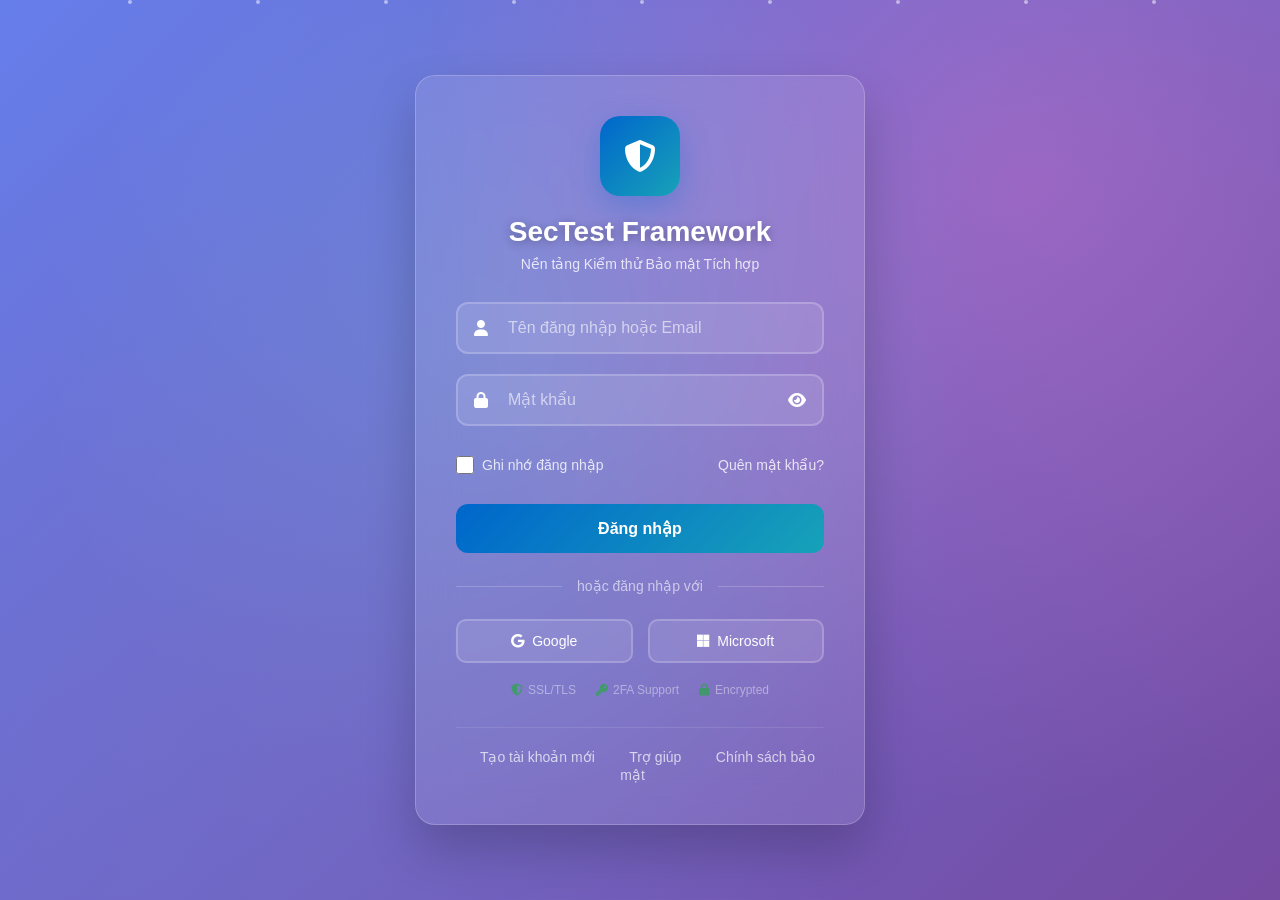
<file: login.html>
<!DOCTYPE html>
<html lang="vi">
  <head>
    <meta charset="UTF-8" />
    <meta name="viewport" content="width=device-width, initial-scale=1.0" />
    <title>SecTest Framework - Đăng nhập</title>
    <link
      href="https://cdnjs.cloudflare.com/ajax/libs/font-awesome/6.4.0/css/all.min.css"
      rel="stylesheet"
    />
    <link rel="stylesheet" href="css/login.css" />
  </head>
  <body>
    <!-- Floating particles -->
    <div class="particles">
      <div class="particle"></div>
      <div class="particle"></div>
      <div class="particle"></div>
      <div class="particle"></div>
      <div class="particle"></div>
      <div class="particle"></div>
      <div class="particle"></div>
      <div class="particle"></div>
      <div class="particle"></div>
    </div>

    <div class="login-container">
      <div class="login-card">
        <div class="login-header">
          <div class="brand-logo">
            <i class="fas fa-shield-alt"></i>
          </div>
          <div class="brand-title">SecTest Framework</div>
          <div class="brand-subtitle">Nền tảng Kiểm thử Bảo mật Tích hợp</div>
        </div>

        <div class="alert error" id="errorAlert">
          <i class="fas fa-exclamation-circle"></i>
          <span id="errorMessage"></span>
        </div>

        <div class="alert success" id="successAlert">
          <i class="fas fa-check-circle"></i>
          <span id="successMessage"></span>
        </div>

        <form class="login-form" id="loginForm">
          <div class="form-group">
            <i class="form-icon fas fa-user"></i>
            <input
              type="text"
              class="form-input"
              id="username"
              placeholder="Tên đăng nhập hoặc Email"
              required
              autocomplete="username"
            />
          </div>

          <div class="form-group">
            <i class="form-icon fas fa-lock"></i>
            <input
              type="password"
              class="form-input"
              id="password"
              placeholder="Mật khẩu"
              required
              autocomplete="current-password"
            />
            <i class="password-toggle fas fa-eye" id="togglePassword"></i>
          </div>

          <div class="form-options">
            <label class="remember-me">
              <input type="checkbox" id="rememberMe" />
              <span>Ghi nhớ đăng nhập</span>
            </label>
            <a href="#" class="forgot-password" onclick="showForgotPassword()"
              >Quên mật khẩu?</a
            >
          </div>

          <button type="submit" class="login-btn" id="loginBtn">
            <span>Đăng nhập</span>
          </button>
        </form>

        <div class="divider">
          <span>hoặc đăng nhập với</span>
        </div>

        <div class="social-login">
          <a href="#" class="social-btn" onclick="socialLogin('google')">
            <i class="fab fa-google"></i>
            Google
          </a>
          <a href="#" class="social-btn" onclick="socialLogin('microsoft')">
            <i class="fab fa-microsoft"></i>
            Microsoft
          </a>
        </div>

        <div class="security-indicators">
          <div class="security-item">
            <i class="fas fa-shield-alt"></i>
            <span>SSL/TLS</span>
          </div>
          <div class="security-item">
            <i class="fas fa-key"></i>
            <span>2FA Support</span>
          </div>
          <div class="security-item">
            <i class="fas fa-lock"></i>
            <span>Encrypted</span>
          </div>
        </div>

        <div class="footer-links">
          <a href="#" onclick="showRegister()">Tạo tài khoản mới</a>
          <a href="#" onclick="showHelp()">Trợ giúp</a>
          <a href="#" onclick="showPrivacy()">Chính sách bảo mật</a>
        </div>
      </div>
    </div>

    <script src="js/login.js"></script>
  </body>
</html>
</file>
<file: css/login.css>
* {
  margin: 0;
  padding: 0;
  box-sizing: border-box;
}

:root {
  --primary: #0066cc;
  --primary-dark: #004499;
  --secondary: #6c757d;
  --success: #28a745;
  --danger: #dc3545;
  --warning: #ffc107;
  --info: #17a2b8;
  --light: #f8f9fa;
  --dark: #1a1a1a;
  --bg-dark: #121212;
  --bg-darker: #0d1117;
  --text-light: #e4e6ea;
  --text-muted: #8b949e;
  --border-dark: #30363d;
  --glass-bg: rgba(255, 255, 255, 0.05);
  --glass-border: rgba(255, 255, 255, 0.1);
}

body {
  font-family: "Segoe UI", Tahoma, Geneva, Verdana, sans-serif;
  background: linear-gradient(135deg, #667eea 0%, #764ba2 100%);
  min-height: 100vh;
  display: flex;
  align-items: center;
  justify-content: center;
  position: relative;
  overflow: hidden;
}

/* Animated Background */
body::before {
  content: "";
  position: absolute;
  top: 0;
  left: 0;
  right: 0;
  bottom: 0;
  background: radial-gradient(
      circle at 20% 80%,
      rgba(120, 119, 198, 0.3) 0%,
      transparent 50%
    ),
    radial-gradient(
      circle at 80% 20%,
      rgba(255, 119, 198, 0.3) 0%,
      transparent 50%
    ),
    radial-gradient(
      circle at 40% 40%,
      rgba(120, 219, 226, 0.2) 0%,
      transparent 50%
    );
  animation: backgroundShift 10s ease-in-out infinite alternate;
}

@keyframes backgroundShift {
  0% {
    opacity: 0.5;
  }
  100% {
    opacity: 0.8;
  }
}

/* Floating particles */
.particles {
  position: absolute;
  width: 100%;
  height: 100%;
  overflow: hidden;
  z-index: 1;
}

.particle {
  position: absolute;
  width: 4px;
  height: 4px;
  background: rgba(255, 255, 255, 0.5);
  border-radius: 50%;
  animation: float 6s ease-in-out infinite;
}

.particle:nth-child(1) {
  left: 10%;
  animation-delay: 0s;
}
.particle:nth-child(2) {
  left: 20%;
  animation-delay: 1s;
}
.particle:nth-child(3) {
  left: 30%;
  animation-delay: 2s;
}
.particle:nth-child(4) {
  left: 40%;
  animation-delay: 3s;
}
.particle:nth-child(5) {
  left: 50%;
  animation-delay: 4s;
}
.particle:nth-child(6) {
  left: 60%;
  animation-delay: 5s;
}
.particle:nth-child(7) {
  left: 70%;
  animation-delay: 2s;
}
.particle:nth-child(8) {
  left: 80%;
  animation-delay: 1s;
}
.particle:nth-child(9) {
  left: 90%;
  animation-delay: 3s;
}

@keyframes float {
  0%,
  100% {
    transform: translateY(100vh) rotate(0deg);
    opacity: 0;
  }
  10% {
    opacity: 1;
  }
  90% {
    opacity: 1;
  }
  100% {
    transform: translateY(-100px) rotate(360deg);
    opacity: 0;
  }
}

.login-container {
  position: relative;
  z-index: 10;
  width: 100%;
  max-width: 450px;
  margin: 0 20px;
}

.login-card {
  background: rgba(255, 255, 255, 0.1);
  backdrop-filter: blur(20px);
  border: 1px solid rgba(255, 255, 255, 0.2);
  border-radius: 20px;
  padding: 40px;
  box-shadow: 0 25px 50px rgba(0, 0, 0, 0.2);
  animation: slideUp 0.8s ease-out;
}

@keyframes slideUp {
  from {
    opacity: 0;
    transform: translateY(50px);
  }
  to {
    opacity: 1;
    transform: translateY(0);
  }
}

.login-header {
  text-align: center;
  margin-bottom: 30px;
}

.brand-logo {
  width: 80px;
  height: 80px;
  margin: 0 auto 20px;
  background: linear-gradient(135deg, var(--primary), var(--info));
  border-radius: 20px;
  display: flex;
  align-items: center;
  justify-content: center;
  font-size: 32px;
  color: white;
  box-shadow: 0 10px 30px rgba(0, 102, 204, 0.3);
  animation: pulse 2s ease-in-out infinite alternate;
}

@keyframes pulse {
  0% {
    transform: scale(1);
  }
  100% {
    transform: scale(1.05);
  }
}

.brand-title {
  font-size: 28px;
  font-weight: 700;
  color: white;
  margin-bottom: 8px;
  text-shadow: 0 2px 10px rgba(0, 0, 0, 0.3);
}

.brand-subtitle {
  font-size: 14px;
  color: rgba(255, 255, 255, 0.8);
  font-weight: 400;
}

.login-form {
  display: flex;
  flex-direction: column;
  gap: 20px;
}

.form-group {
  position: relative;
}

.form-input {
  width: 100%;
  padding: 15px 20px 15px 50px;
  background: rgba(255, 255, 255, 0.1);
  border: 2px solid rgba(255, 255, 255, 0.2);
  border-radius: 12px;
  color: white;
  font-size: 16px;
  transition: all 0.3s ease;
}

.form-input:focus {
  outline: none;
  border-color: var(--primary);
  background: rgba(255, 255, 255, 0.15);
  box-shadow: 0 0 20px rgba(0, 102, 204, 0.3);
}

.form-input::placeholder {
  color: rgba(255, 255, 255, 0.6);
}

.form-icon {
  position: absolute;
  left: 18px;
  top: 50%;
  transform: translateY(-50%);
  color: rgba(255, 255, 255, 1);
  font-size: 16px;
  z-index: 2;
}

.password-toggle {
  position: absolute;
  right: 18px;
  top: 50%;
  transform: translateY(-50%);
  color: rgba(255, 255, 255, 1);
  cursor: pointer;
  font-size: 16px;
  z-index: 2;
  transition: color 0.3s ease;
}

.password-toggle:hover {
  color: white;
}

.form-options {
  display: flex;
  justify-content: space-between;
  align-items: center;
  margin: 10px 0;
}

.remember-me {
  display: flex;
  align-items: center;
  gap: 8px;
  color: rgba(255, 255, 255, 0.8);
  font-size: 14px;
}

.remember-me input[type="checkbox"] {
  width: 18px;
  height: 18px;
  accent-color: var(--primary);
}

.forgot-password {
  color: rgba(255, 255, 255, 0.8);
  text-decoration: none;
  font-size: 14px;
  transition: color 0.3s ease;
}

.forgot-password:hover {
  color: white;
}

.login-btn {
  padding: 15px;
  background: linear-gradient(135deg, var(--primary), var(--info));
  border: none;
  border-radius: 12px;
  color: white;
  font-size: 16px;
  font-weight: 600;
  cursor: pointer;
  transition: all 0.3s ease;
  position: relative;
  overflow: hidden;
}

.login-btn:hover {
  transform: translateY(-2px);
  box-shadow: 0 10px 30px rgba(0, 102, 204, 0.4);
}

.login-btn:active {
  transform: translateY(0);
}

.login-btn.loading {
  pointer-events: none;
}

.login-btn.loading::after {
  content: "";
  position: absolute;
  top: 50%;
  left: 50%;
  width: 20px;
  height: 20px;
  margin: -10px 0 0 -10px;
  border: 2px solid rgba(255, 255, 255, 0.3);
  border-top: 2px solid white;
  border-radius: 50%;
  animation: spin 1s linear infinite;
}

@keyframes spin {
  0% {
    transform: rotate(0deg);
  }
  100% {
    transform: rotate(360deg);
  }
}

.divider {
  display: flex;
  align-items: center;
  margin: 25px 0;
  color: rgba(255, 255, 255, 0.6);
  font-size: 14px;
}

.divider::before,
.divider::after {
  content: "";
  flex: 1;
  height: 1px;
  background: rgba(255, 255, 255, 0.2);
}

.divider span {
  padding: 0 15px;
}

.social-login {
  display: flex;
  gap: 15px;
}

.social-btn {
  flex: 1;
  padding: 12px;
  border: 2px solid rgba(255, 255, 255, 0.2);
  border-radius: 10px;
  background: rgba(255, 255, 255, 0.1);
  color: white;
  text-decoration: none;
  display: flex;
  align-items: center;
  justify-content: center;
  gap: 8px;
  font-size: 14px;
  transition: all 0.3s ease;
}

.social-btn:hover {
  background: rgba(255, 255, 255, 0.2);
  border-color: rgba(255, 255, 255, 0.4);
}

.alert {
  padding: 12px 16px;
  border-radius: 8px;
  margin-bottom: 20px;
  font-size: 14px;
  display: none;
}

.alert.error {
  background: rgba(220, 53, 69, 0.2);
  border: 1px solid rgba(220, 53, 69, 0.3);
  color: #ff6b6b;
}

.alert.success {
  background: rgba(40, 167, 69, 0.2);
  border: 1px solid rgba(40, 167, 69, 0.3);
  color: #51cf66;
}

.footer-links {
  text-align: center;
  margin-top: 30px;
  padding-top: 20px;
  border-top: 1px solid rgba(255, 255, 255, 0.1);
}

.footer-links a {
  color: rgba(255, 255, 255, 0.7);
  text-decoration: none;
  font-size: 14px;
  margin: 0 15px;
  transition: color 0.3s ease;
}

.footer-links a:hover {
  color: white;
}

/* Responsive */
@media (max-width: 480px) {
  .login-card {
    margin: 20px;
    padding: 30px 25px;
  }

  .brand-title {
    font-size: 24px;
  }

  .social-login {
    flex-direction: column;
  }
}

/* Security features indicator */
.security-indicators {
  display: flex;
  justify-content: center;
  gap: 20px;
  margin-top: 20px;
  opacity: 0.7;
}

.security-item {
  display: flex;
  align-items: center;
  gap: 5px;
  font-size: 12px;
  color: rgba(255, 255, 255, 0.6);
}

.security-item i {
  color: var(--success);
}
</file>
